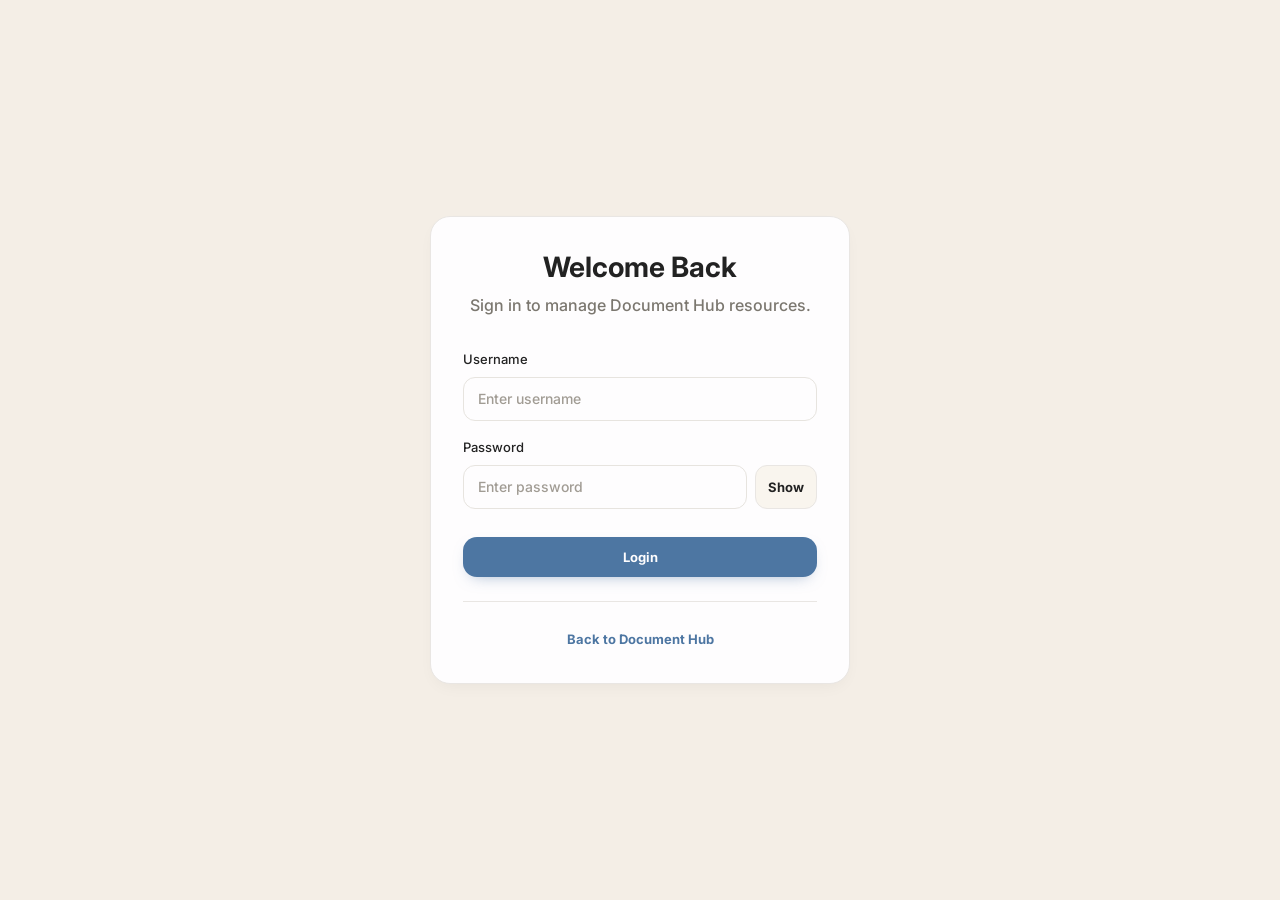
<file: src/main/resources/static/login.html>
<!DOCTYPE html>
<html lang="en">
<head>
    <meta charset="UTF-8">
    <meta name="viewport" content="width=device-width, initial-scale=1.0">
    <link href="https://fonts.googleapis.com/css2?family=Inter:wght@500;700&display=swap" rel="stylesheet">
    <title>Admin Login - Document Hub</title>
    <link rel="stylesheet" href="style.css">
</head>
<body class="login-page">
    <div class="login-container">
        <div class="login-header">
            <h1>Welcome Back</h1>
            <p>Sign in to manage Document Hub resources.</p>
        </div>

        <form id="loginForm">
            <div class="form-group">
                <label for="username">Username</label>
                <input type="text" id="username" placeholder="Enter username" required>
            </div>

            <div class="form-group">
                <label for="password">Password</label>
                <div class="password-field">
                    <input type="password" id="password" placeholder="Enter password" required>
                    <button type="button" class="password-toggle" id="passwordToggle" aria-controls="password" aria-pressed="false">Show</button>
                </div>
            </div>

            <button type="submit" class="login-btn">Login</button>

            <div class="error-message" id="errorMessage"></div>
        </form>

        <div class="back-link">
            <a href="index.html">Back to Document Hub</a>
        </div>
    </div>

    <script>
        document.getElementById('passwordToggle').addEventListener('click', () => {
            const password = document.getElementById('password');
            const toggle = document.getElementById('passwordToggle');
            const shouldShow = password.type === 'password';

            password.type = shouldShow ? 'text' : 'password';
            toggle.textContent = shouldShow ? 'Hide' : 'Show';
            toggle.setAttribute('aria-pressed', String(shouldShow));
        });

        document.getElementById('loginForm').addEventListener('submit', async (e) => {
            e.preventDefault();
            const username = document.getElementById('username').value;
            const password = document.getElementById('password').value;
            const errorMessage = document.getElementById('errorMessage');

            try {
                const response = await fetch('/login', {
                    method: 'POST',
                    headers: {
                        'Content-Type': 'application/json',
                    },
                    body: JSON.stringify({ username, password }),
                });

                const result = await response.json();

                if (result.success) {
                    localStorage.setItem('isAdmin', 'true');
                    localStorage.setItem('adminName', result.adminName);
                    window.location.href = 'index.html';
                } else {
                    errorMessage.textContent = result.message || 'Invalid credentials';
                    errorMessage.classList.add('show');
                }
            } catch (error) {
                console.error('Login error:', error);
                errorMessage.textContent = 'Login failed. Please try again.';
                errorMessage.classList.add('show');
            }
        });
    </script>
</body>
</html>
</file>
<file: src/main/resources/static/style.css>
:root {
    --background: #f4eee6;
    --surface: #fefdfe;
    --surface-secondary: #f9f5ee;
    --primary-pink: #e9b7af;
    --light-pink: #f3d1cb;
    --accent-blue: #4d76a2;
    --light-blue: #99b4cf;
    --text-primary: #222222;
    --text-muted: #7b776f;
    --danger: #d97b7b;
    --border: #e9e6e3;
    --input-border: #e7e4df;
    --shadow-base: 0 6px 18px -6px rgba(31, 26, 24, 0.06);
    --shadow-hover: 0 10px 30px -10px rgba(31, 26, 24, 0.08);
    --radius-small: 8px;
    --radius-medium: 16px;
    --radius-large: 20px;
    --space-xs: 8px;
    --space-sm: 12px;
    --space-md: 16px;
    --space-lg: 24px;
    --space-xl: 32px;
}

* {
    box-sizing: border-box;
}

html {
    min-height: 100%;
}

body {
    min-height: 100vh;
    margin: 0;
    background: var(--background);
    color: var(--text-primary);
    font-family: Inter, -apple-system, system-ui, "Segoe UI", Roboto, "Helvetica Neue", Arial, sans-serif;
    font-size: 16px;
    font-weight: 500;
    line-height: 24px;
    overflow-x: hidden;
}

button,
input,
select {
    font: inherit;
}

button,
a {
    -webkit-tap-highlight-color: transparent;
}

a {
    color: inherit;
}

.app-shell {
    width: 100%;
    max-width: 100vw;
    display: grid;
    grid-template-columns: 264px minmax(0, 1fr);
    min-height: 100vh;
    overflow-x: hidden;
}

.sidebar {
    position: sticky;
    top: 0;
    height: 100vh;
    min-width: 0;
    padding: var(--space-lg);
    background: var(--surface-secondary);
    border-right: 1px solid var(--border);
    display: flex;
    flex-direction: column;
    gap: var(--space-xl);
}

.sidebar-brand {
    display: flex;
    align-items: center;
    gap: var(--space-sm);
}

.brand-mark {
    width: 40px;
    height: 40px;
    border-radius: 14px;
    background: var(--light-pink);
    color: var(--accent-blue);
    display: inline-flex;
    align-items: center;
    justify-content: center;
    font-size: 14px;
    font-weight: 700;
    letter-spacing: 0;
}

.brand-text {
    display: flex;
    flex-direction: column;
    gap: 2px;
}

.brand-name {
    font-size: 16px;
    font-weight: 700;
    line-height: 22px;
}

.brand-kicker {
    color: var(--text-muted);
    font-size: 13px;
    font-weight: 500;
    line-height: 20px;
}

.sidebar-nav {
    display: flex;
    flex-direction: column;
    gap: var(--space-xs);
}

.nav-item {
    display: flex;
    align-items: center;
    gap: var(--space-sm);
    min-height: 44px;
    padding: var(--space-sm) 14px;
    border-radius: 999px;
    color: var(--text-muted);
    text-decoration: none;
    transition: background-color 180ms ease, color 180ms ease;
}

.nav-item:hover {
    background: rgba(243, 209, 203, 0.45);
    color: var(--text-primary);
}

.nav-item.active {
    background: var(--light-pink);
    color: var(--text-primary);
}

.nav-dot {
    width: 8px;
    height: 8px;
    border-radius: 50%;
    background: currentColor;
    opacity: 0.62;
}

.sidebar-note {
    margin-top: auto;
    padding: var(--space-md);
    border: 1px solid var(--border);
    border-radius: var(--radius-medium);
    background: rgba(254, 253, 254, 0.72);
    color: var(--text-muted);
    font-size: 13px;
    line-height: 20px;
}

.main-panel {
    min-width: 0;
    padding: var(--space-lg);
}

.topbar {
    min-height: 64px;
    display: flex;
    align-items: center;
    justify-content: flex-end;
    gap: var(--space-md);
    margin-bottom: var(--space-lg);
}

.admin-section {
    display: flex;
    align-items: center;
    gap: var(--space-sm);
}

.admin-label {
    min-height: 36px;
    display: inline-flex;
    align-items: center;
    padding: 0 var(--space-sm);
    border-radius: 999px;
    background: var(--surface-secondary);
    border: 1px solid var(--border);
    color: var(--text-muted);
    font-size: 13px;
    line-height: 20px;
}

.container {
    width: 100%;
    max-width: 1160px;
    margin: 0 auto;
}

.header {
    display: flex;
    align-items: flex-end;
    justify-content: space-between;
    gap: var(--space-lg);
    margin-bottom: var(--space-xl);
}

.header-copy {
    min-width: 0;
    width: 100%;
    max-width: 680px;
}

.eyebrow {
    margin: 0 0 var(--space-xs);
    color: var(--accent-blue);
    font-size: 13px;
    font-weight: 700;
    line-height: 20px;
}

.header h1,
.login-header h1 {
    margin: 0;
    color: var(--text-primary);
    font-size: 28px;
    font-weight: 700;
    line-height: 36px;
    letter-spacing: 0;
}

.header p,
.login-header p {
    width: 100%;
    max-width: 70ch;
    margin: var(--space-xs) 0 0;
    color: var(--text-muted);
    font-size: 16px;
    font-weight: 500;
    line-height: 24px;
}

.admin-toolbar {
    flex: 0 0 auto;
}

.resource-tools {
    display: grid;
    grid-template-columns: minmax(240px, 1fr) repeat(4, minmax(128px, auto)) auto;
    align-items: end;
    gap: var(--space-sm);
    margin-bottom: var(--space-md);
}

.search-field,
.tool-field {
    min-width: 0;
}

.search-row,
.password-field {
    display: flex;
    align-items: center;
    gap: var(--space-xs);
}

.search-row .form-control,
.password-field input {
    min-width: 0;
    flex: 1 1 auto;
}

.password-toggle {
    flex: 0 0 auto;
    min-height: 44px;
    padding: 10px 12px;
    border: 1px solid var(--border);
    border-radius: 12px;
    background: var(--surface-secondary);
    color: var(--text-primary);
    font-size: 13px;
    font-weight: 700;
    line-height: 20px;
    cursor: pointer;
}

.search-field label,
.template-label {
    display: block;
    margin-bottom: var(--space-xs);
    color: var(--text-muted);
    font-size: 13px;
    font-weight: 500;
    line-height: 20px;
}

.btn-outline.active,
.favorite-btn.active {
    background: var(--light-pink);
    border-color: transparent;
    color: var(--text-primary);
}

.template-strip {
    align-items: center;
    gap: var(--space-xs);
    flex-wrap: wrap;
    margin-bottom: var(--space-lg);
}

.dashboard-summary {
    display: grid;
    grid-template-columns: repeat(5, minmax(0, 1fr));
    gap: var(--space-sm);
    margin-bottom: var(--space-lg);
}

.summary-item {
    min-width: 0;
    padding: var(--space-md);
    border: 1px solid var(--border);
    border-radius: var(--radius-small);
    background: var(--surface);
    box-shadow: var(--shadow-base);
}

.summary-item strong {
    display: block;
    color: var(--accent-blue);
    font-size: 22px;
    line-height: 28px;
}

.summary-item span {
    display: block;
    margin-top: 2px;
    color: var(--text-muted);
    font-size: 13px;
    line-height: 20px;
}

.template-label {
    margin: 0 var(--space-xs) 0 0;
}

.template-btn {
    min-height: 36px;
    padding: 7px 12px;
    border: 1px solid var(--border);
    border-radius: 12px;
    background: var(--surface);
    color: var(--text-primary);
    font-size: 13px;
    font-weight: 700;
    line-height: 20px;
    cursor: pointer;
    transition: background-color 180ms ease, border-color 180ms ease, transform 180ms ease;
}

.template-btn:hover {
    background: var(--surface-secondary);
    border-color: var(--light-blue);
    transform: translateY(-1px);
}

.resource-section {
    margin: 0 0 var(--space-lg);
    padding: var(--space-lg);
    border: 1px solid var(--border);
    border-radius: var(--radius-large);
    background: rgba(254, 253, 254, 0.54);
}

.section-heading {
    display: flex;
    align-items: center;
    justify-content: space-between;
    gap: var(--space-md);
    margin-bottom: var(--space-lg);
}

.resource-section h2 {
    margin: 0;
    color: var(--text-primary);
    font-size: 20px;
    font-weight: 700;
    line-height: 28px;
    letter-spacing: 0;
}

.section-meta {
    color: var(--text-muted);
    font-size: 13px;
    line-height: 20px;
}

.cards-grid {
    display: grid;
    grid-template-columns: repeat(3, minmax(0, 1fr));
    gap: var(--space-lg);
}

.card {
    position: relative;
    min-height: 168px;
    padding: var(--space-md);
    border: 1px solid var(--border);
    border-radius: var(--radius-medium);
    background: var(--surface);
    box-shadow: var(--shadow-base);
    display: flex;
    flex-direction: column;
    gap: var(--space-md);
    transition: border-color 180ms ease, box-shadow 180ms ease, transform 180ms ease;
}

.card:hover {
    transform: translateY(-2px);
    border-color: rgba(153, 180, 207, 0.72);
    box-shadow: var(--shadow-hover);
}

.editable-card {
    cursor: pointer;
}

.card-top {
    display: flex;
    align-items: flex-start;
    gap: var(--space-sm);
    padding-right: 32px;
}

.resource-icon {
    flex: 0 0 auto;
    width: 36px;
    height: 36px;
    border-radius: 12px;
    background: var(--surface-secondary);
    border: 1px solid var(--border);
    color: var(--accent-blue);
    display: inline-flex;
    align-items: center;
    justify-content: center;
    font-size: 11px;
    font-weight: 700;
    line-height: 1;
}

.card h3 {
    margin: 0;
    color: var(--text-primary);
    font-size: 16px;
    font-weight: 700;
    line-height: 24px;
    overflow-wrap: anywhere;
}

.card-meta {
    margin: 2px 0 0;
    color: var(--text-muted);
    font-size: 13px;
    line-height: 20px;
}

.card-description {
    margin: 8px 0 0;
    color: var(--text-primary);
    font-size: 13px;
    font-weight: 500;
    line-height: 20px;
    overflow-wrap: anywhere;
}

.resource-metadata {
    display: grid;
    grid-template-columns: repeat(3, minmax(0, 1fr));
    gap: var(--space-xs);
    margin: 0;
}

.resource-metadata div {
    min-width: 0;
    padding: 8px;
    border-radius: var(--radius-small);
    background: var(--surface-secondary);
}

.resource-metadata dt,
.resource-metadata dd {
    margin: 0;
    overflow: hidden;
    text-overflow: ellipsis;
    white-space: nowrap;
}

.resource-metadata dt {
    color: var(--text-muted);
    font-size: 11px;
    line-height: 16px;
}

.resource-metadata dd {
    color: var(--text-primary);
    font-size: 12px;
    font-weight: 700;
    line-height: 18px;
}

.card-links {
    display: flex;
    justify-content: flex-end;
    align-items: center;
    gap: var(--space-xs);
    flex-wrap: wrap;
    margin-top: auto;
}

.card-link,
.btn-primary,
.btn-outline,
.login-btn {
    min-height: 40px;
    display: inline-flex;
    align-items: center;
    justify-content: center;
    gap: var(--space-xs);
    padding: 9px 14px;
    border-radius: 14px;
    border: 1px solid transparent;
    font-size: 13px;
    font-weight: 700;
    line-height: 20px;
    text-decoration: none;
    cursor: pointer;
    transition: background-color 180ms ease, border-color 180ms ease, color 180ms ease, box-shadow 180ms ease, transform 180ms ease;
}

.btn-primary,
.card-link.primary,
.login-btn {
    background: var(--accent-blue);
    color: #fefdfe;
    box-shadow: 0 6px 16px -8px rgba(77, 118, 162, 0.58);
}

.btn-primary:hover,
.card-link.primary:hover,
.login-btn:hover {
    background: #41698f;
    box-shadow: var(--shadow-hover);
    transform: translateY(-1px);
}

.btn-primary:disabled,
.login-btn:disabled {
    cursor: not-allowed;
    opacity: 0.68;
    transform: none;
}

.btn-outline,
.card-link.secondary {
    background: transparent;
    border-color: var(--border);
    color: var(--text-primary);
}

.btn-outline:hover,
.card-link.secondary:hover {
    background: var(--surface-secondary);
    border-color: var(--light-blue);
}

.card-link.accent {
    background: var(--light-pink);
    border-color: transparent;
    color: var(--text-primary);
}

.card-link.accent:hover {
    background: #efc5be;
}

.card-delete {
    position: absolute;
    top: var(--space-sm);
    right: var(--space-sm);
    width: 32px;
    height: 32px;
    border: 1px solid transparent;
    border-radius: 999px;
    background: transparent;
    color: var(--text-muted);
    font-size: 22px;
    line-height: 1;
    cursor: pointer;
    opacity: 0;
    transition: opacity 180ms ease, background-color 180ms ease, color 180ms ease;
}

.card:hover .card-delete,
.card-delete:focus-visible {
    opacity: 1;
}

.card-delete:hover {
    background: rgba(217, 123, 123, 0.12);
    color: var(--danger);
}

.favorite-btn {
    position: absolute;
    top: var(--space-sm);
    right: 52px;
    min-height: 32px;
    padding: 5px 10px;
    border: 1px solid var(--border);
    border-radius: 999px;
    background: var(--surface);
    color: var(--text-muted);
    font-size: 12px;
    font-weight: 700;
    line-height: 18px;
    cursor: pointer;
    opacity: 0;
    transition: opacity 180ms ease, background-color 180ms ease, border-color 180ms ease, color 180ms ease;
}

.card:not(.editable-card) .favorite-btn {
    right: var(--space-sm);
}

.card:hover .favorite-btn,
.favorite-btn:focus-visible,
.favorite-btn.active {
    opacity: 1;
}

.favorite-btn:hover {
    border-color: var(--light-blue);
    color: var(--text-primary);
}

.empty-state {
    grid-column: 1 / -1;
    min-height: 132px;
    display: flex;
    align-items: center;
    justify-content: center;
    padding: var(--space-lg);
    border: 1px dashed var(--border);
    border-radius: var(--radius-medium);
    background: rgba(254, 253, 254, 0.52);
    color: var(--text-muted);
    text-align: center;
}

.settings-panel {
    display: flex;
    align-items: center;
    justify-content: space-between;
    gap: var(--space-md);
    padding: var(--space-lg);
    border: 1px solid var(--border);
    border-radius: var(--radius-small);
    background: var(--surface);
}

.settings-panel p {
    margin: 4px 0 0;
    color: var(--text-muted);
    font-size: 13px;
    line-height: 20px;
}

.toast {
    position: fixed;
    right: var(--space-lg);
    bottom: var(--space-lg);
    z-index: 1200;
    max-width: min(360px, calc(100vw - 48px));
    padding: var(--space-sm) var(--space-md);
    border: 1px solid var(--border);
    border-radius: 14px;
    background: var(--surface);
    color: var(--text-primary);
    box-shadow: var(--shadow-hover);
    font-size: 13px;
    line-height: 20px;
    opacity: 0;
    pointer-events: none;
    transform: translateY(8px);
    transition: opacity 180ms ease, transform 180ms ease;
}

.toast.show {
    opacity: 1;
    transform: translateY(0);
}

.modal {
    display: none;
    position: fixed;
    inset: 0;
    z-index: 1001;
    align-items: center;
    justify-content: center;
    padding: var(--space-lg);
    background: rgba(34, 34, 34, 0.34);
}

.modal.active {
    display: flex;
}

.modal-content {
    width: min(100%, 520px);
    max-height: min(720px, calc(100vh - 48px));
    overflow: auto;
    border: 1px solid var(--border);
    border-radius: var(--radius-large);
    background: var(--surface);
    box-shadow: 0 20px 42px -24px rgba(31, 26, 24, 0.28);
}

.modal-header,
.modal-footer {
    padding: var(--space-lg);
    display: flex;
    align-items: center;
    gap: var(--space-md);
}

.modal-header {
    justify-content: space-between;
    border-bottom: 1px solid var(--border);
}

.modal-header h2 {
    margin: 0;
    color: var(--text-primary);
    font-size: 20px;
    font-weight: 700;
    line-height: 28px;
}

.modal-close {
    width: 36px;
    height: 36px;
    border: 1px solid var(--border);
    border-radius: 999px;
    background: transparent;
    color: var(--text-muted);
    font-size: 22px;
    line-height: 1;
    cursor: pointer;
    transition: background-color 180ms ease, color 180ms ease;
}

.modal-close:hover {
    background: var(--surface-secondary);
    color: var(--text-primary);
}

.modal-body {
    padding: var(--space-lg);
}

.modal-footer {
    justify-content: flex-end;
    border-top: 1px solid var(--border);
}

.upload-status {
    margin-right: auto;
    color: var(--text-muted);
    font-size: 13px;
    line-height: 20px;
}

.upload-queue {
    display: grid;
    gap: var(--space-xs);
    margin-top: var(--space-xs);
}

.queue-item {
    display: grid;
    grid-template-columns: minmax(0, 1fr) 96px;
    gap: var(--space-sm);
    align-items: center;
    padding: var(--space-xs);
    border: 1px solid var(--border);
    border-radius: var(--radius-small);
    background: var(--surface-secondary);
}

.queue-item strong,
.queue-item span {
    display: block;
    overflow: hidden;
    text-overflow: ellipsis;
    white-space: nowrap;
}

.queue-item strong {
    color: var(--text-primary);
    font-size: 13px;
    line-height: 18px;
}

.queue-item span {
    color: var(--text-muted);
    font-size: 12px;
    line-height: 18px;
}

.queue-item progress {
    width: 100%;
    height: 8px;
    accent-color: var(--accent-blue);
}

.preview-content {
    width: min(100%, 920px);
}

.preview-body {
    min-height: 360px;
    padding: var(--space-lg);
}

.preview-body iframe,
.preview-body img {
    width: 100%;
    min-height: 560px;
    border: 1px solid var(--border);
    border-radius: var(--radius-small);
    background: var(--surface-secondary);
}

.preview-body img {
    min-height: 0;
    max-height: 70vh;
    object-fit: contain;
}

.preview-body pre {
    max-height: 64vh;
    margin: 0;
    overflow: auto;
    padding: var(--space-md);
    border: 1px solid var(--border);
    border-radius: var(--radius-small);
    background: var(--surface-secondary);
    color: var(--text-primary);
    font: 13px/20px ui-monospace, SFMono-Regular, Menlo, Monaco, Consolas, "Liberation Mono", monospace;
    white-space: pre-wrap;
}

.preview-loading {
    color: var(--text-muted);
}

.form-group {
    margin-bottom: var(--space-md);
}

.form-group:last-child {
    margin-bottom: 0;
}

.form-group label {
    display: block;
    margin-bottom: var(--space-xs);
    color: var(--text-primary);
    font-size: 13px;
    font-weight: 500;
    line-height: 20px;
}

.form-control,
input[type="text"],
input[type="password"] {
    width: 100%;
    min-height: 44px;
    padding: 10px 14px;
    border: 1px solid var(--input-border);
    border-radius: 12px;
    background: var(--surface);
    color: var(--text-primary);
    font-size: 14px;
    font-weight: 500;
    line-height: 20px;
    transition: border-color 180ms ease, box-shadow 180ms ease, background-color 180ms ease;
}

.form-control:focus,
input[type="text"]:focus,
input[type="password"]:focus {
    outline: none;
    border-color: var(--light-blue);
    box-shadow: 0 0 0 4px rgba(153, 180, 207, 0.22);
}

.form-control::placeholder,
input::placeholder {
    color: #a19c94;
}

.file-upload-box {
    display: grid;
    gap: var(--space-xs);
    padding: var(--space-xs);
    border: 1px dashed transparent;
    border-radius: 14px;
    transition: border-color 180ms ease, background-color 180ms ease;
}

.file-upload-box.dragging {
    border-color: var(--light-blue);
    background: var(--surface-secondary);
}

.file-upload-box .file-input {
    width: 100%;
    padding: var(--space-sm);
    border: 1px solid var(--input-border);
    border-radius: 12px;
    background: var(--surface);
    color: var(--text-muted);
}

.file-upload-box .file-input::file-selector-button {
    margin-right: var(--space-sm);
    padding: 8px 12px;
    border: 0;
    border-radius: 10px;
    background: var(--accent-blue);
    color: var(--surface);
    font-weight: 700;
    cursor: pointer;
}

.file-name {
    padding: 10px 14px;
    border-radius: 12px;
    background: var(--surface-secondary);
    color: var(--text-muted);
    font-size: 13px;
    line-height: 20px;
    overflow-wrap: anywhere;
}

.login-page {
    min-height: 100vh;
    display: flex;
    align-items: center;
    justify-content: center;
    padding: var(--space-lg);
}

.login-container {
    width: min(100%, 420px);
    padding: var(--space-xl);
    border: 1px solid var(--border);
    border-radius: var(--radius-large);
    background: var(--surface);
    box-shadow: var(--shadow-base);
}

.login-header {
    margin-bottom: var(--space-xl);
    text-align: center;
}

.login-header h1 {
    margin-bottom: var(--space-xs);
}

.login-btn {
    width: 100%;
    margin-top: var(--space-sm);
}

.error-message {
    display: none;
    margin-top: var(--space-md);
    padding: var(--space-sm) var(--space-md);
    border-radius: 12px;
    background: rgba(217, 123, 123, 0.12);
    color: #a94747;
    font-size: 13px;
    line-height: 20px;
    text-align: center;
}

.error-message.show {
    display: block;
}

.back-link {
    margin-top: var(--space-lg);
    padding-top: var(--space-lg);
    border-top: 1px solid var(--border);
    text-align: center;
}

.back-link a {
    color: var(--accent-blue);
    font-size: 13px;
    font-weight: 700;
    text-decoration: none;
}

.back-link a:hover {
    text-decoration: underline;
}

:focus-visible {
    outline: 3px solid rgba(153, 180, 207, 0.45);
    outline-offset: 2px;
}

@media (max-width: 980px) {
    .app-shell {
        grid-template-columns: 1fr;
    }

    .sidebar {
        position: static;
        height: auto;
        width: 100%;
        max-width: 100vw;
        padding: var(--space-md);
        overflow: hidden;
        border-right: 0;
        border-bottom: 1px solid var(--border);
    }

    .sidebar-nav {
        min-width: 0;
        flex-direction: row;
        flex-wrap: wrap;
        max-width: 100%;
        overflow-x: visible;
        padding-bottom: 2px;
    }

    .nav-item {
        flex: 0 0 auto;
        white-space: nowrap;
    }

    .sidebar-note {
        display: none;
    }

    .cards-grid {
        grid-template-columns: repeat(2, minmax(0, 1fr));
    }
}

@media (max-width: 720px) {
    .main-panel {
        padding: var(--space-md);
    }

    .topbar {
        min-height: auto;
        justify-content: flex-start;
        flex-wrap: wrap;
        margin-bottom: var(--space-lg);
    }

    .header {
        align-items: flex-start;
        flex-direction: column;
    }

    .admin-toolbar,
    .admin-toolbar .btn-primary {
        width: 100%;
    }

    .resource-tools {
        grid-template-columns: 1fr 1fr;
    }

    .search-field {
        grid-column: 1 / -1;
    }

    .resource-tools .btn-outline {
        width: 100%;
    }

    .dashboard-summary {
        grid-template-columns: repeat(2, minmax(0, 1fr));
    }

    .cards-grid {
        grid-template-columns: 1fr;
    }

    .resource-section {
        padding: var(--space-md);
    }

    .modal {
        padding: var(--space-md);
        align-items: flex-start;
    }

    .modal-content {
        max-height: calc(100vh - 32px);
    }

    .modal-header,
    .modal-body,
    .modal-footer {
        padding: var(--space-md);
    }

    .modal-footer {
        flex-direction: column-reverse;
    }

    .upload-status {
        width: 100%;
        margin-right: 0;
        text-align: center;
    }

    .modal-footer .btn-primary,
    .modal-footer .btn-outline {
        width: 100%;
    }

    .settings-panel {
        align-items: stretch;
        flex-direction: column;
    }
}

@media (max-width: 520px) {
    .sidebar-brand {
        align-items: flex-start;
    }

    .brand-mark {
        width: 36px;
        height: 36px;
    }

    .sidebar-nav {
        flex-wrap: wrap;
        overflow-x: visible;
    }

    .nav-item {
        min-height: 40px;
        padding: 10px 12px;
    }

    .header h1,
    .login-header h1 {
        font-size: 24px;
        line-height: 32px;
    }

    .resource-section h2 {
        font-size: 18px;
        line-height: 26px;
    }

    .section-heading {
        align-items: flex-start;
        flex-direction: column;
        gap: 2px;
    }

    .section-meta {
        font-size: 12px;
    }

    .login-container {
        padding: var(--space-lg);
    }

    .card-links {
        justify-content: stretch;
    }

    .card-link {
        flex: 1 1 auto;
    }

    .resource-tools,
    .dashboard-summary,
    .resource-metadata {
        grid-template-columns: 1fr;
    }

    .queue-item {
        grid-template-columns: 1fr;
    }
}
</file>
